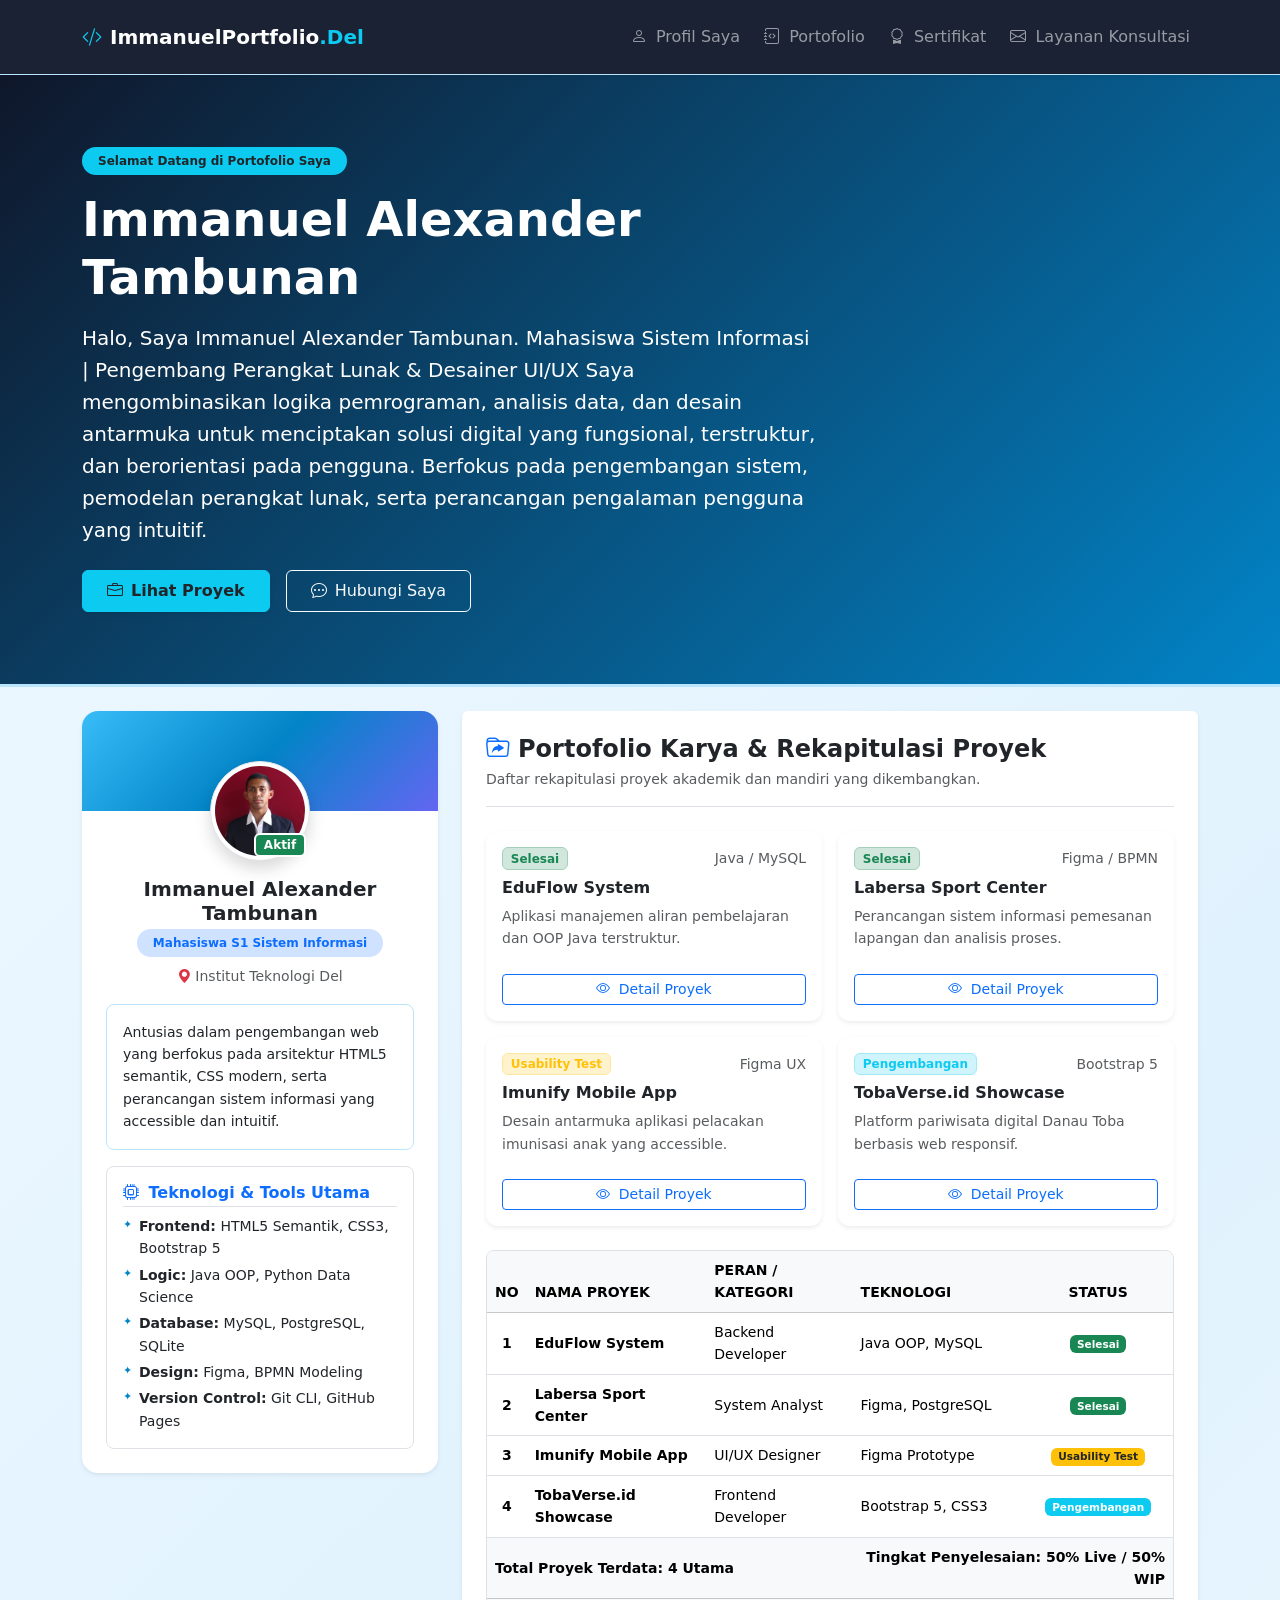
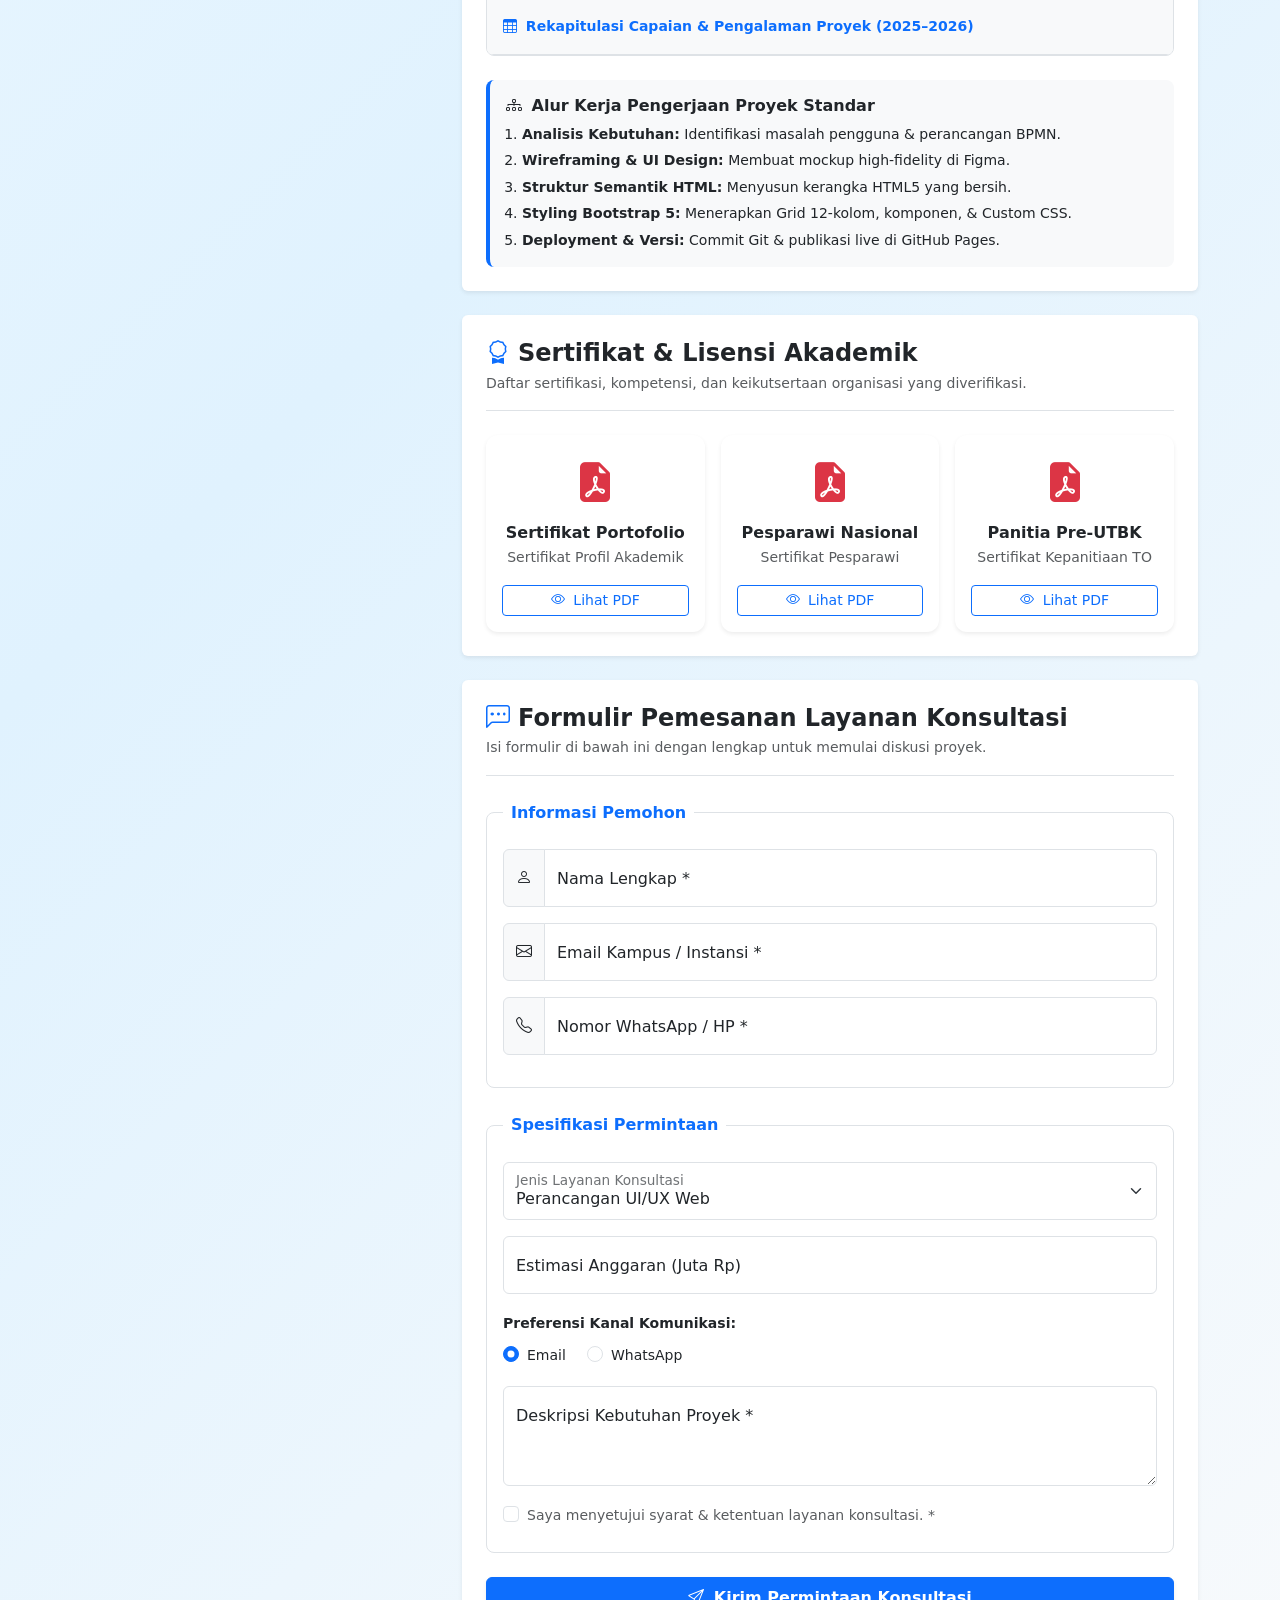
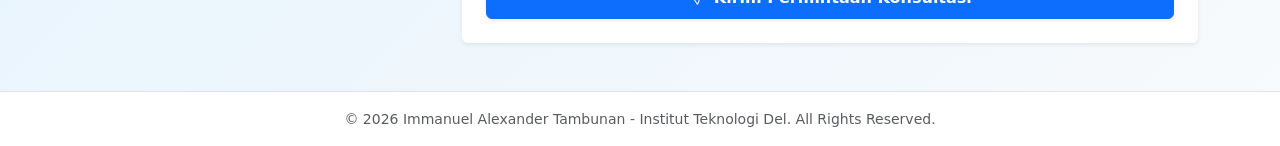
<file: tugas/index.html>
<!DOCTYPE html>
<html lang="id">
<head>
  <meta charset="UTF-8">
  <meta name="viewport" content="width=device-width, initial-scale=1.0">
  <title>Portofolio & Layanan Interaktif | Immanuel Alexander Tambunan</title>
  
  <!-- Bootstrap 5.3.3 CSS via CDN -->
  <link href="https://cdn.jsdelivr.net/npm/bootstrap@5.3.3/dist/css/bootstrap.min.css" rel="stylesheet">
  
  <!-- Bootstrap Icons CDN -->
  <link rel="stylesheet" href="https://cdn.jsdelivr.net/npm/bootstrap-icons@1.11.3/font/bootstrap-icons.min.css">
  
  <!-- Custom CSS Overrides -->
  <link rel="stylesheet" href="style.css">
</head>
<body data-bs-spy="scroll" data-bs-target="#mainNavbar">

  <!-- 1. RESPONSIVE NAVBAR -->
  <header class="sticky-top">
    <nav class="navbar navbar-expand-lg navbar-dark shadow-sm py-3" id="mainNavbar">
      <div class="container">
        <a class="navbar-brand fw-bold" href="#">
          <i class="bi bi-code-slash text-info me-2"></i>ImmanuelPortfolio<span class="text-info">.Del</span>
        </a>
        <button class="navbar-toggler border-0" type="button" data-bs-toggle="collapse" data-bs-target="#navbarNav" aria-controls="navbarNav" aria-expanded="false" aria-label="Toggle navigation">
          <span class="navbar-toggler-icon"></span>
        </button>
        <div class="collapse navbar-collapse" id="navbarNav">
          <ul class="navbar-nav ms-auto gap-lg-2">
            <li class="nav-item"><a class="nav-link active" href="#about"><i class="bi bi-person me-1"></i> Profil Saya</a></li>
            <li class="nav-item"><a class="nav-link" href="#portfolio"><i class="bi bi-journal-code me-1"></i> Portofolio</a></li>
            <li class="nav-item"><a class="nav-link" href="#certificates"><i class="bi bi-award me-1"></i> Sertifikat</a></li>
            <li class="nav-item"><a class="nav-link" href="#services"><i class="bi bi-envelope me-1"></i> Layanan Konsultasi</a></li>
          </ul>
        </div>
      </div>
    </nav>
  </header>

  <!-- HERO SECTION WITH CALL TO ACTION -->
  <section class="hero-section py-5 text-white mb-4">
    <div class="container">
      <div class="row align-items-center py-4">
        <div class="col-lg-8">
          <span class="badge bg-info text-dark fw-bold px-3 py-2 rounded-pill mb-3">Selamat Datang di Portofolio Saya</span>
          <h1 class="display-5 fw-bold mb-3">Immanuel Alexander Tambunan</h1>
          <p class="lead mb-4 text-light-50">Halo, Saya Immanuel Alexander Tambunan.

Mahasiswa Sistem Informasi | Pengembang Perangkat Lunak & Desainer UI/UX

Saya mengombinasikan logika pemrograman, analisis data, dan desain antarmuka untuk menciptakan solusi digital yang fungsional, terstruktur, dan berorientasi pada pengguna. Berfokus pada pengembangan sistem, pemodelan perangkat lunak, serta perancangan pengalaman pengguna yang intuitif.</p>
          <div class="d-flex gap-3">
            <a href="#portfolio" class="btn btn-info fw-bold text-dark px-4 py-2 shadow-sm"><i class="bi bi-briefcase me-2"></i>Lihat Proyek</a>
            <a href="#services" class="btn btn-outline-light px-4 py-2"><i class="bi bi-chat-dots me-2"></i>Hubungi Saya</a>
          </div>
        </div>
      </div>
    </div>
  </section>

  <main class="container my-4">
    <div class="row g-4">
      
      <!-- 2. SISI KIRI: PROFILE SIDEBAR CARD -->
      <aside class="col-lg-4 col-md-5" id="about">
        <div class="card profile-card border-0 shadow-sm sticky-lg-top" style="top: 90px; z-index: 10;">
          <div class="profile-banner"></div>
          <div class="card-body text-center pt-0 px-4 pb-4">
            <div class="profile-avatar-wrapper mx-auto mb-3">
              <img src="../asset/profil.jpg" alt="Foto Profil Immanuel Alexander Tambunan" class="profile-avatar rounded-circle img-thumbnail shadow">
              <span class="status-badge badge bg-success border border-2 border-white position-absolute">Aktif</span>
            </div>
            <h2 class="h5 fw-bold mb-1 text-dark">Immanuel Alexander Tambunan</h2>
            <span class="badge bg-primary-subtle text-primary fw-semibold rounded-pill px-3 py-2 mb-2">Mahasiswa S1 Sistem Informasi</span>
            <p class="small text-muted mb-3"><i class="bi bi-geo-alt-fill text-danger me-1"></i>Institut Teknologi Del</p>

            <p class="small profile-bio text-start p-3 rounded-3 mb-3">
              Antusias dalam pengembangan web yang berfokus pada arsitektur HTML5 semantik, CSS modern, serta perancangan sistem informasi yang accessible dan intuitif.
            </p>

            <!-- TECH STACK LIST (UL) -->
            <div class="profile-skills text-start p-3 rounded-3 border">
              <h3 class="h6 fw-bold text-primary mb-2 pb-1 border-bottom">
                <i class="bi bi-cpu me-1"></i> Teknologi & Tools Utama
              </h3>
              <ul class="list-unstyled small mb-0 tech-stack-list">
                <li class="mb-1"><strong>Frontend:</strong> HTML5 Semantik, CSS3, Bootstrap 5</li>
                <li class="mb-1"><strong>Logic:</strong> Java OOP, Python Data Science</li>
                <li class="mb-1"><strong>Database:</strong> MySQL, PostgreSQL, SQLite</li>
                <li class="mb-1"><strong>Design:</strong> Figma, BPMN Modeling</li>
                <li><strong>Version Control:</strong> Git CLI, GitHub Pages</li>
              </ul>
            </div>
          </div>
        </div>
      </aside>

      <!-- 3. SISI KANAN: MAIN CONTENT -->
      <div class="col-lg-8 col-md-7">
        
        <!-- SECTION 1: PORTOFOLIO GRID CARDS & MODAL TRIGGERS -->
        <section id="portfolio" class="card border-0 shadow-sm p-4 mb-4">
          <div class="border-bottom pb-3 mb-4">
            <h2 class="h4 fw-bold text-dark mb-1"><i class="bi bi-folder-symlink text-primary me-2"></i>Portofolio Karya & Rekapitulasi Proyek</h2>
            <p class="text-muted small mb-0">Daftar rekapitulasi proyek akademik dan mandiri yang dikembangkan.</p>
          </div>

          <!-- GRID CARDS -->
          <div class="row row-cols-1 row-cols-md-2 g-3 mb-4">
            
            <div class="col">
              <div class="card h-100 border-0 shadow-sm project-card">
                <div class="card-body">
                  <div class="d-flex justify-content-between align-items-center mb-2">
                    <span class="badge bg-success-subtle text-success border border-success-subtle">Selesai</span>
                    <small class="text-muted">Java / MySQL</small>
                  </div>
                  <h3 class="h6 card-title fw-bold">EduFlow System</h3>
                  <p class="card-text small text-muted">Aplikasi manajemen aliran pembelajaran dan OOP Java terstruktur.</p>
                  <button class="btn btn-sm btn-outline-primary w-100 mt-2" data-bs-toggle="modal" data-bs-target="#modalProject1">
                    <i class="bi bi-eye me-1"></i> Detail Proyek
                  </button>
                </div>
              </div>
            </div>

            <div class="col">
              <div class="card h-100 border-0 shadow-sm project-card">
                <div class="card-body">
                  <div class="d-flex justify-content-between align-items-center mb-2">
                    <span class="badge bg-success-subtle text-success border border-success-subtle">Selesai</span>
                    <small class="text-muted">Figma / BPMN</small>
                  </div>
                  <h3 class="h6 card-title fw-bold">Labersa Sport Center</h3>
                  <p class="card-text small text-muted">Perancangan sistem informasi pemesanan lapangan dan analisis proses.</p>
                  <button class="btn btn-sm btn-outline-primary w-100 mt-2" data-bs-toggle="modal" data-bs-target="#modalProject2">
                    <i class="bi bi-eye me-1"></i> Detail Proyek
                  </button>
                </div>
              </div>
            </div>

            <div class="col">
              <div class="card h-100 border-0 shadow-sm project-card">
                <div class="card-body">
                  <div class="d-flex justify-content-between align-items-center mb-2">
                    <span class="badge bg-warning-subtle text-warning border border-warning-subtle">Usability Test</span>
                    <small class="text-muted">Figma UX</small>
                  </div>
                  <h3 class="h6 card-title fw-bold">Imunify Mobile App</h3>
                  <p class="card-text small text-muted">Desain antarmuka aplikasi pelacakan imunisasi anak yang accessible.</p>
                  <button class="btn btn-sm btn-outline-primary w-100 mt-2" data-bs-toggle="modal" data-bs-target="#modalProject1">
                    <i class="bi bi-eye me-1"></i> Detail Proyek
                  </button>
                </div>
              </div>
            </div>

            <div class="col">
              <div class="card h-100 border-0 shadow-sm project-card">
                <div class="card-body">
                  <div class="d-flex justify-content-between align-items-center mb-2">
                    <span class="badge bg-info-subtle text-info border border-info-subtle">Pengembangan</span>
                    <small class="text-muted">Bootstrap 5</small>
                  </div>
                  <h3 class="h6 card-title fw-bold">TobaVerse.id Showcase</h3>
                  <p class="card-text small text-muted">Platform pariwisata digital Danau Toba berbasis web responsif.</p>
                  <button class="btn btn-sm btn-outline-primary w-100 mt-2" data-bs-toggle="modal" data-bs-target="#modalProject2">
                    <i class="bi bi-eye me-1"></i> Detail Proyek
                  </button>
                </div>
              </div>
            </div>

          </div>

          <!-- TABEL REKAPITULASI DATA SEMANTIK -->
          <div class="table-responsive rounded-3 border mb-4">
            <table class="table table-hover align-middle mb-0 small">
              <caption class="p-3 fw-bold text-primary bg-light border-bottom">
                <i class="bi bi-table me-1"></i> Rekapitulasi Capaian & Pengalaman Proyek (2025–2026)
              </caption>
              <thead class="table-light text-uppercase">
                <tr>
                  <th scope="col" class="text-center">No</th>
                  <th scope="col">Nama Proyek</th>
                  <th scope="col">Peran / Kategori</th>
                  <th scope="col">Teknologi</th>
                  <th scope="col" class="text-center">Status</th>
                </tr>
              </thead>
              <tbody>
                <tr>
                  <th scope="row" class="text-center">1</th>
                  <td class="fw-bold">EduFlow System</td>
                  <td>Backend Developer</td>
                  <td>Java OOP, MySQL</td>
                  <td class="text-center"><span class="badge bg-success">Selesai</span></td>
                </tr>
                <tr>
                  <th scope="row" class="text-center">2</th>
                  <td class="fw-bold">Labersa Sport Center</td>
                  <td>System Analyst</td>
                  <td>Figma, PostgreSQL</td>
                  <td class="text-center"><span class="badge bg-success">Selesai</span></td>
                </tr>
                <tr>
                  <th scope="row" class="text-center">3</th>
                  <td class="fw-bold">Imunify Mobile App</td>
                  <td>UI/UX Designer</td>
                  <td>Figma Prototype</td>
                  <td class="text-center"><span class="badge bg-warning text-dark">Usability Test</span></td>
                </tr>
                <tr>
                  <th scope="row" class="text-center">4</th>
                  <td class="fw-bold">TobaVerse.id Showcase</td>
                  <td>Frontend Developer</td>
                  <td>Bootstrap 5, CSS3</td>
                  <td class="text-center"><span class="badge bg-info">Pengembangan</span></td>
                </tr>
              </tbody>
              <tfoot class="table-light fw-semibold">
                <tr>
                  <td colspan="3">Total Proyek Terdata: 4 Utama</td>
                  <td colspan="2" class="text-end">Tingkat Penyelesaian: 50% Live / 50% WIP</td>
                </tr>
              </tfoot>
            </table>
          </div>

          <!-- WORKFLOW ORDERED LIST (OL) -->
          <div class="workflow-box p-3 rounded-3 border-start border-4 border-primary bg-light">
            <h3 class="h6 fw-bold text-dark mb-2"><i class="bi bi-diagram-3 me-1"></i> Alur Kerja Pengerjaan Proyek Standar</h3>
            <ol class="small mb-0 ps-3 workflow-list">
              <li class="mb-1"><strong>Analisis Kebutuhan:</strong> Identifikasi masalah pengguna & perancangan BPMN.</li>
              <li class="mb-1"><strong>Wireframing & UI Design:</strong> Membuat mockup high-fidelity di Figma.</li>
              <li class="mb-1"><strong>Struktur Semantik HTML:</strong> Menyusun kerangka HTML5 yang bersih.</li>
              <li class="mb-1"><strong>Styling Bootstrap 5:</strong> Menerapkan Grid 12-kolom, komponen, & Custom CSS.</li>
              <li><strong>Deployment & Versi:</strong> Commit Git & publikasi live di GitHub Pages.</li>
            </ol>
          </div>
        </section>

        <!-- SECTION 2: SERTIFIKAT & LISENSI AKADEMIK -->
        <section id="certificates" class="card border-0 shadow-sm p-4 mb-4">
          <div class="border-bottom pb-3 mb-4">
            <h2 class="h4 fw-bold text-dark mb-1">
              <i class="bi bi-award text-primary me-2"></i>Sertifikat & Lisensi Akademik
            </h2>
            <p class="text-muted small mb-0">Daftar sertifikasi, kompetensi, dan keikutsertaan organisasi yang diverifikasi.</p>
          </div>

          <div class="row row-cols-1 row-cols-md-3 g-3">
            
            <div class="col">
              <div class="card h-100 border-0 shadow-sm project-card text-center p-3">
                <div class="certificate-icon mb-2 text-danger">
                  <i class="bi bi-file-earmark-pdf-fill fs-1"></i>
                </div>
                <h3 class="h6 card-title fw-bold mb-1">Sertifikat Portofolio</h3>
                <p class="card-text small text-muted mb-3">Sertifikat Profil Akademik</p>
                <button type="button" class="btn btn-sm btn-outline-primary w-100 mt-auto" data-bs-toggle="modal" data-bs-target="#modalCert1">
                  <i class="bi bi-eye me-1"></i> Lihat PDF
                </button>
              </div>
            </div>

            <div class="col">
              <div class="card h-100 border-0 shadow-sm project-card text-center p-3">
                <div class="certificate-icon mb-2 text-danger">
                  <i class="bi bi-file-earmark-pdf-fill fs-1"></i>
                </div>
                <h3 class="h6 card-title fw-bold mb-1">Pesparawi Nasional</h3>
                <p class="card-text small text-muted mb-3">Sertifikat Pesparawi</p>
                <button type="button" class="btn btn-sm btn-outline-primary w-100 mt-auto" data-bs-toggle="modal" data-bs-target="#modalCert2">
                  <i class="bi bi-eye me-1"></i> Lihat PDF
                </button>
              </div>
            </div>

            <div class="col">
              <div class="card h-100 border-0 shadow-sm project-card text-center p-3">
                <div class="certificate-icon mb-2 text-danger">
                  <i class="bi bi-file-earmark-pdf-fill fs-1"></i>
                </div>
                <h3 class="h6 card-title fw-bold mb-1">Panitia Pre-UTBK</h3>
                <p class="card-text small text-muted mb-3">Sertifikat Kepanitiaan TO</p>
                <button type="button" class="btn btn-sm btn-outline-primary w-100 mt-auto" data-bs-toggle="modal" data-bs-target="#modalCert3">
                  <i class="bi bi-eye me-1"></i> Lihat PDF
                </button>
              </div>
            </div>

          </div>
        </section>

        <!-- SECTION 3: MODERN FORMULIR LAYANAN -->
        <section id="services" class="card border-0 shadow-sm p-4">
          <div class="border-bottom pb-3 mb-4">
            <h2 class="h4 fw-bold text-dark mb-1"><i class="bi bi-chat-left-dots text-primary me-2"></i>Formulir Pemesanan Layanan Konsultasi</h2>
            <p class="text-muted small mb-0">Isi formulir di bawah ini dengan lengkap untuk memulai diskusi proyek.</p>
          </div>

          <form class="needs-validation" novalidate>
            <fieldset class="border p-3 rounded-3 mb-4">
              <legend class="float-none w-auto px-2 fs-6 fw-bold text-primary">Informasi Pemohon</legend>

              <div class="input-group mb-3">
                <span class="input-group-text"><i class="bi bi-person"></i></span>
                <div class="form-floating flex-grow-1">
                  <input type="text" class="form-control" id="floatingNama" placeholder="Nama Lengkap" required>
                  <label for="floatingNama">Nama Lengkap *</label>
                  <div class="invalid-feedback">Nama lengkap wajib diisi.</div>
                </div>
              </div>

              <div class="input-group mb-3">
                <span class="input-group-text"><i class="bi bi-envelope"></i></span>
                <div class="form-floating flex-grow-1">
                  <input type="email" class="form-control" id="floatingEmail" placeholder="nama@del.ac.id" required>
                  <label for="floatingEmail">Email Kampus / Instansi *</label>
                  <div class="invalid-feedback">Alamat email valid wajib disertakan.</div>
                </div>
              </div>

              <div class="input-group mb-3">
                <span class="input-group-text"><i class="bi bi-telephone"></i></span>
                <div class="form-floating flex-grow-1">
                  <input type="tel" class="form-control" id="floatingTel" placeholder="081234567890" required>
                  <label for="floatingTel">Nomor WhatsApp / HP *</label>
                  <div class="invalid-feedback">Nomor WhatsApp wajib diisi.</div>
                </div>
              </div>
            </fieldset>

            <fieldset class="border p-3 rounded-3 mb-4">
              <legend class="float-none w-auto px-2 fs-6 fw-bold text-primary">Spesifikasi Permintaan</legend>

              <div class="form-floating mb-3">
                <select class="form-select" id="floatingSelect" aria-label="Jenis Layanan">
                  <option value="uiux" selected>Perancangan UI/UX Web</option>
                  <option value="frontend">Pengembangan Frontend Bootstrap 5</option>
                  <option value="audit">Audit Aksesibilitas WCAG 2.2</option>
                </select>
                <label for="floatingSelect">Jenis Layanan Konsultasi</label>
              </div>

              <div class="form-floating mb-3">
                <input type="number" class="form-control" id="floatingAnggaran" placeholder="1" min="1" max="100">
                <label for="floatingAnggaran">Estimasi Anggaran (Juta Rp)</label>
              </div>

              <div class="mb-3">
                <label class="form-label small fw-semibold">Preferensi Kanal Komunikasi:</label>
                <div>
                  <div class="form-check form-check-inline">
                    <input class="form-check-input" type="radio" name="kanal" id="kanalEmail" value="email" checked>
                    <label class="form-check-label small" for="kanalEmail">Email</label>
                  </div>
                  <div class="form-check form-check-inline">
                    <input class="form-check-input" type="radio" name="kanal" id="kanalWA" value="whatsapp">
                    <label class="form-check-label small" for="kanalWA">WhatsApp</label>
                  </div>
                </div>
              </div>

              <div class="form-floating mb-3">
                <textarea class="form-control" id="floatingPesan" placeholder="Pesan" style="height: 100px" required></textarea>
                <label for="floatingPesan">Deskripsi Kebutuhan Proyek *</label>
                <div class="invalid-feedback">Deskripsi proyek tidak boleh kosong.</div>
              </div>

              <div class="form-check mb-2">
                <input class="form-check-input" type="checkbox" value="" id="checkSyarat" required>
                <label class="form-check-label small text-muted" for="checkSyarat">
                  Saya menyetujui syarat & ketentuan layanan konsultasi. *
                </label>
                <div class="invalid-feedback">Anda harus menyetujui syarat & ketentuan.</div>
              </div>
            </fieldset>

            <button class="btn btn-primary w-100 py-2 fw-bold shadow-sm" type="submit">
              <i class="bi bi-send me-1"></i> Kirim Permintaan Konsultasi
            </button>
          </form>
        </section>

      </div>
    </div>
  </main>

  <!-- FOOTER SEMANTIK -->
  <footer class="bg-white border-top py-3 mt-5 text-center">
    <div class="container">
      <p class="small text-muted mb-0">&copy; 2026 Immanuel Alexander Tambunan - Institut Teknologi Del. All Rights Reserved.</p>
    </div>
  </footer>

  <!-- ================================================================= -->
  <!-- MODAL DIALOG (DILETAKKAN DI LUAR MAIN / DI ATAS TAG BODY)        -->
  <!-- ================================================================= -->

  <!-- Modal Detail Proyek 1 -->
  <div class="modal fade" id="modalProject1" tabindex="-1" aria-labelledby="modalProject1Label" aria-hidden="true">
    <div class="modal-dialog modal-dialog-centered">
      <div class="modal-content border-0 shadow">
        <div class="modal-header bg-primary text-white">
          <h2 class="modal-title fs-5 fw-bold" id="modalProject1Label"><i class="bi bi-info-circle me-2"></i>Detail EduFlow System</h2>
          <button type="button" class="btn-close btn-close-white" data-bs-dismiss="modal" aria-label="Close"></button>
        </div>
        <div class="modal-body">
          <p class="small text-muted mb-2"><strong>Kategori:</strong> Backend Development | <strong>Status:</strong> Completed</p>
          <p class="small">Sistem manajemen alur pengerjaan tugas dan presensi berbasis Java Object-Oriented Programming yang terintegrasi dengan database MySQL.</p>
        </div>
        <div class="modal-footer">
          <button type="button" class="btn btn-sm btn-secondary" data-bs-dismiss="modal">Tutup</button>
        </div>
      </div>
    </div>
  </div>

  <!-- Modal Detail Proyek 2 -->
  <div class="modal fade" id="modalProject2" tabindex="-1" aria-labelledby="modalProject2Label" aria-hidden="true">
    <div class="modal-dialog modal-dialog-centered">
      <div class="modal-content border-0 shadow">
        <div class="modal-header bg-primary text-white">
          <h2 class="modal-title fs-5 fw-bold" id="modalProject2Label"><i class="bi bi-info-circle me-2"></i>Detail Labersa Sport Center</h2>
          <button type="button" class="btn-close btn-close-white" data-bs-dismiss="modal" aria-label="Close"></button>
        </div>
        <div class="modal-body">
          <p class="small text-muted mb-2"><strong>Kategori:</strong> System Analysis | <strong>Status:</strong> Completed</p>
          <p class="small">Perancangan arsitektur sistem informasi pemesanan sarana olahraga mencakup perancangan BPMN, DFD, dan database PostgreSQL.</p>
        </div>
        <div class="modal-footer">
          <button type="button" class="btn btn-sm btn-secondary" data-bs-dismiss="modal">Tutup</button>
        </div>
      </div>
    </div>
  </div>

  <!-- Modal Sertifikat 1 -->
  <div class="modal fade" id="modalCert1" tabindex="-1" aria-labelledby="modalCert1Label" aria-hidden="true">
    <div class="modal-dialog modal-lg modal-dialog-centered">
      <div class="modal-content border-0 shadow">
        <div class="modal-header bg-primary text-white">
          <h2 class="modal-title fs-5 fw-bold" id="modalCert1Label">
            <i class="bi bi-file-earmark-pdf me-2"></i>Sertifikat Immanuel Tambunan
          </h2>
          <button type="button" class="btn-close btn-close-white" data-bs-dismiss="modal" aria-label="Close"></button>
        </div>
        <div class="modal-body p-0" style="height: 520px;">
          <iframe src="../asset/Immanuel Tambunan.pdf" width="100%" height="100%" style="border: none;"></iframe>
        </div>
        <div class="modal-footer">
          <a href="../asset/Immanuel Tambunan.pdf" target="_blank" class="btn btn-sm btn-outline-primary">
            <i class="bi bi-download me-1"></i> Unduh PDF
          </a>
          <button type="button" class="btn btn-sm btn-secondary" data-bs-dismiss="modal">Tutup</button>
        </div>
      </div>
    </div>
  </div>

  <!-- Modal Sertifikat 2 -->
  <div class="modal fade" id="modalCert2" tabindex="-1" aria-labelledby="modalCert2Label" aria-hidden="true">
    <div class="modal-dialog modal-lg modal-dialog-centered">
      <div class="modal-content border-0 shadow">
        <div class="modal-header bg-primary text-white">
          <h2 class="modal-title fs-5 fw-bold" id="modalCert2Label">
            <i class="bi bi-file-earmark-pdf me-2"></i>Sertifikat Pesparawi Nasional
          </h2>
          <button type="button" class="btn-close btn-close-white" data-bs-dismiss="modal" aria-label="Close"></button>
        </div>
        <div class="modal-body p-0" style="height: 520px;">
          <iframe src="../asset/Pesparawi Nasional.pdf" width="100%" height="100%" style="border: none;"></iframe>
        </div>
        <div class="modal-footer">
          <a href="../asset/Pesparawi Nasional.pdf" target="_blank" class="btn btn-sm btn-outline-primary">
            <i class="bi bi-download me-1"></i> Unduh PDF
          </a>
          <button type="button" class="btn btn-sm btn-secondary" data-bs-dismiss="modal">Tutup</button>
        </div>
      </div>
    </div>
  </div>

  <!-- Modal Sertifikat 3 -->
  <div class="modal fade" id="modalCert3" tabindex="-1" aria-labelledby="modalCert3Label" aria-hidden="true">
    <div class="modal-dialog modal-lg modal-dialog-centered">
      <div class="modal-content border-0 shadow">
        <div class="modal-header bg-primary text-white">
          <h2 class="modal-title fs-5 fw-bold" id="modalCert3Label">
            <i class="bi bi-file-earmark-pdf me-2"></i>Sertifikat Panitia TO Pre-UTBK 2025
          </h2>
          <button type="button" class="btn-close btn-close-white" data-bs-dismiss="modal" aria-label="Close"></button>
        </div>
        <div class="modal-body p-0" style="height: 520px;">
          <iframe src="../asset/Sertifikat Panitia TO Pre-UTBK 2025-20_12-11-2025_08.15_signed (1).pdf" width="100%" height="100%" style="border: none;"></iframe>
        </div>
        <div class="modal-footer">
          <a href="../asset/Sertifikat Panitia TO Pre-UTBK 2025-20_12-11-2025_08.15_signed (1).pdf" target="_blank" class="btn btn-sm btn-outline-primary">
            <i class="bi bi-download me-1"></i> Unduh PDF
          </a>
          <button type="button" class="btn btn-sm btn-secondary" data-bs-dismiss="modal">Tutup</button>
        </div>
      </div>
    </div>
  </div>

  <!-- Bootstrap 5.3.3 JS Bundle CDN -->
  <script src="https://cdn.jsdelivr.net/npm/bootstrap@5.3.3/dist/js/bootstrap.bundle.min.js"></script>

  <!-- Script Form Validation Bootstrap -->
  <script>
    (() => {
      'use strict'
      const forms = document.querySelectorAll('.needs-validation')
      Array.from(forms).forEach(form => {
        form.addEventListener('submit', event => {
          if (!form.checkValidity()) {
            event.preventDefault()
            event.stopPropagation()
          }
          form.classList.add('was-validated')
        }, false)
      })
    })()
  </script>
</body>
</html>
</file>
<file: tugas/style.css>
/* ==========================================================================
   TUGAS PRAKTIKUM MINGGU 03 - PENGUASAAN CSS LANJUTAN & BOOTSTRAP OVERRIDES
   Nama    : Immanuel Alexander Tambunan
   NIM     : 12S24034
   Prodi   : S1 Sistem Informasi - Institut Teknologi Del
   ========================================================================== */

/* --------------------------------------------------------------------------
   1. CSS CUSTOM PROPERTIES / VARIABLES (:root)
      Mendefinisikan 7+ variabel global untuk tema warna & ukuran terpusat.
   -------------------------------------------------------------------------- */
:root {
  /* Palet Warna Identitas Personal (Sky Blue & Deep Navy Theme) */
  --primary-brand: #0284c7;        /* Sky Blue Accent */
  --primary-hover: #0369a1;        /* Darker Blue Hover State */
  --secondary-brand: #0f172a;      /* Slate/Navy Dark Accent */
  --surface-bg: #f0f9ff;          /* Soft Gradient Surface Background */
  --border-accent: #bae6fd;        /* Light Blue Border Accent */
  --text-main: #0f172a;            /* Main Dark Body Text */
  --text-muted-custom: #64748b;    /* Muted Text Accent */

  /* Jarak, Radius, dan Efek Bayangan (Elevasi) */
  --card-radius: 16px;             /* Custom Card Border Radius */
  --shadow-sm-custom: 0 4px 6px -1px rgba(2, 132, 199, 0.08);
  --shadow-lift: 0 12px 24px -6px rgba(2, 132, 199, 0.2);
  --transition-smooth: all 0.3s cubic-bezier(0.4, 0, 0.2, 1);
}

/* --------------------------------------------------------------------------
   2. STYLING ELEMEN BASE & TIPOGRAFI
   -------------------------------------------------------------------------- */
body {
  background: linear-gradient(135deg, var(--surface-bg) 0%, #e0f2fe 50%, #f8fafc 100%);
  color: var(--text-main);
  font-family: system-ui, -apple-system, "Segoe UI", Roboto, "Helvetica Neue", Arial, sans-serif;
  min-height: 100vh;
  line-height: 1.6;
}

/* --------------------------------------------------------------------------
   3. CUSTOM OVERRIDES NAVBAR & HERO SECTION
   -------------------------------------------------------------------------- */
#mainNavbar {
  background: rgba(15, 23, 42, 0.95);
  backdrop-filter: blur(12px);
  -webkit-backdrop-filter: blur(12px);
  border-bottom: 1px solid var(--border-accent);
}

/* Advanced Pseudo-class :hover pada Link Navigasi */
#mainNavbar .nav-link {
  transition: var(--transition-smooth);
  position: relative;
}

#mainNavbar .nav-link:hover {
  color: #38bdf8;
  transform: translateY(-1px);
}

/* Hero Section Gradient Override */
.hero-section {
  background: linear-gradient(135deg, var(--secondary-brand) 0%, var(--primary-brand) 100%);
  border-bottom: 3px solid var(--border-accent);
}

/* --------------------------------------------------------------------------
   4. KARTU PROFIL SIDEBAR & ADVANCED SELECTORS
   -------------------------------------------------------------------------- */
.profile-card {
  border-radius: var(--card-radius);
  border: 1px solid var(--border-accent);
  overflow: hidden;
  transition: var(--transition-smooth);
}

.profile-card:hover {
  transform: translateY(-4px);
  box-shadow: var(--shadow-lift);
}

.profile-banner {
  height: 100px;
  background: linear-gradient(135deg, #38bdf8 0%, var(--primary-brand) 50%, #6366f1 100%);
}

.profile-avatar-wrapper {
  width: 100px;
  height: 100px;
  margin-top: -50px;
  position: relative;
}

.profile-avatar {
  width: 100%;
  height: 100%;
  object-fit: cover;
}

.status-badge {
  bottom: 4px;
  right: 4px;
}

.profile-bio, 
.profile-skills {
  background-color: rgba(255, 255, 255, 0.85);
  border: 1px solid var(--border-accent);
}

/* Kombinator Child & Pseudo-element ::before pada Daftar Skill */
.tech-stack-list > li {
  position: relative;
  padding-left: 16px;
  transition: var(--transition-smooth);
}

.tech-stack-list > li::before {
  content: "✦";
  color: var(--primary-brand);
  position: absolute;
  left: 0;
  font-size: 11px;
  top: 1px;
}

.tech-stack-list > li:hover {
  color: var(--primary-brand);
  transform: translateX(3px);
}

/* --------------------------------------------------------------------------
   5. PORTOFOLIO CARDS & MIKRO-INTERAKSI PSEUDO-ELEMENTS (LAB 1)
   -------------------------------------------------------------------------- */
.project-card {
  position: relative;
  border-radius: 12px;
  border: 1px solid #e2e8f0;
  overflow: hidden;
  transition: var(--transition-smooth);
}

/* Indikator Ornamen Grafis Bergerak menggunakan ::before */
.project-card::before {
  content: "";
  position: absolute;
  top: 0;
  left: 0;
  right: 0;
  height: 4px;
  background-color: var(--primary-brand);
  transform: scaleX(0);
  transform-origin: left;
  transition: transform 0.3s ease;
}

.project-card:hover::before {
  transform: scaleX(1);
}

.project-card:hover {
  transform: translateY(-5px);
  box-shadow: var(--shadow-lift);
  border-color: var(--border-accent);
}

/* Certificate Icon Styling */
.certificate-icon {
  transition: var(--transition-smooth);
}

.project-card:hover .certificate-icon {
  transform: scale(1.15);
}

/* --------------------------------------------------------------------------
   6. STRUCTURAL PSEUDO-CLASSES (:nth-child) UNTUK TABEL SEMANTIK
   -------------------------------------------------------------------------- */
.table-responsive table tbody tr:nth-child(even) {
  background-color: rgba(240, 249, 255, 0.5);
}

.table-responsive table tbody tr {
  transition: var(--transition-smooth);
}

.table-responsive table tbody tr:hover {
  background-color: #e0f2fe;
}

/* --------------------------------------------------------------------------
   7. FORMULIR LAYANAN & PSEUDO-CLASS :focus-within
   -------------------------------------------------------------------------- */
/* Efek gaya interaktif pada container form saat elemen di dalamnya difokuskan */
fieldset:focus-within { 
  border-color: var(--primary-brand) !important;
  box-shadow: var(--shadow-sm-custom);
  background-color: rgba(255, 255, 255, 0.95);
}

.form-control:focus, 
.form-select:focus {
  border-color: var(--primary-brand);
  box-shadow: 0 0 0 0.25rem rgba(2, 132, 199, 0.2);
}

/* Input group icon focus style */
.input-group:focus-within .input-group-text {
  background-color: var(--primary-brand);
  color: #ffffff;
  border-color: var(--primary-brand);
}

.input-group-text {
  transition: var(--transition-smooth);
}

/* --------------------------------------------------------------------------
   8. MODAL DIALOG OVERRIDES
   -------------------------------------------------------------------------- */
.modal-content {
  border-radius: var(--card-radius);
  overflow: hidden;
}

.modal-header {
  border-bottom: 1px solid var(--border-accent);
}

/* Bebas dari !important - Memanfaatkan Spesifisitas Asli CSS */
</file>
